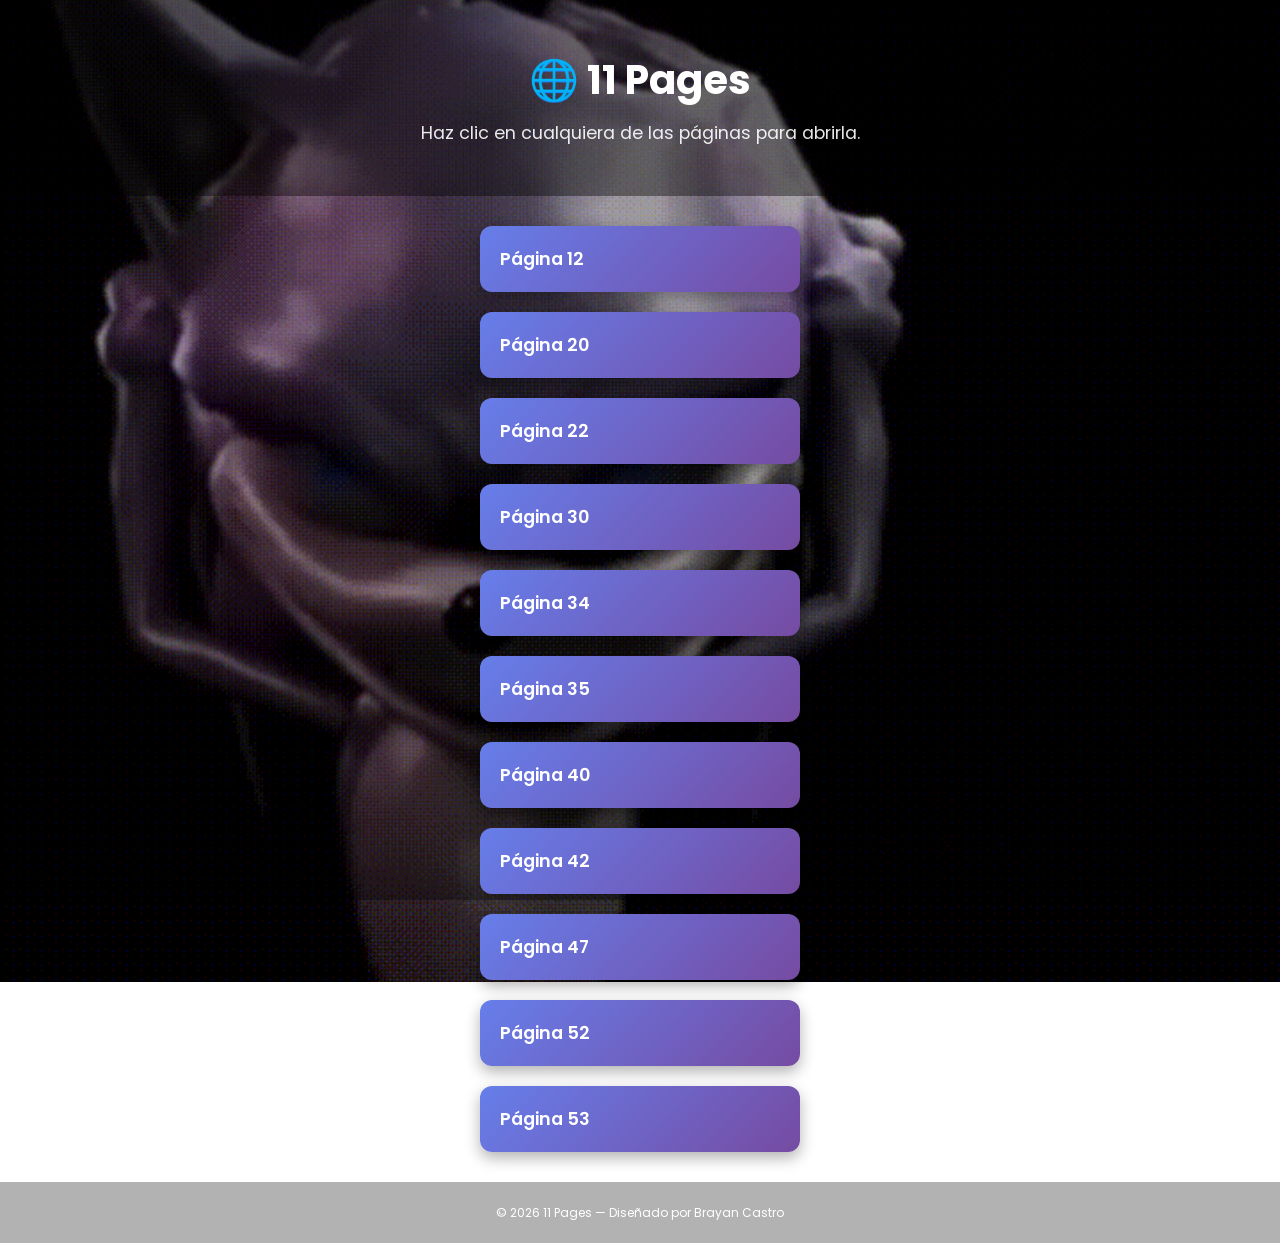
<file: index.html>
<!doctype html>
<html lang="es">
<head>
  <meta charset="utf-8" />
  <meta name="viewport" content="width=device-width,initial-scale=1" />
  <title>11 Pages</title>

  <link href="https://fonts.googleapis.com/css2?family=Poppins:wght@400;600;700&display=swap" rel="stylesheet">
  <link rel="stylesheet" href="index.css" />
</head>
<body>
  <header class="hero">
    <h1>🌐 11 Pages</h1>
    <p>Haz clic en cualquiera de las páginas para abrirla.</p>
  </header>

  <main class="container">
    <nav class="flex-column">
      <a href="html/pages12.html" target="_blank">Página 12</a>
      <a href="html/pages20.html" target="_blank">Página 20</a>
      <a href="html/pages22.html" target="_blank">Página 22</a>
      <a href="html/pages30.html" target="_blank">Página 30</a>
      <a href="html/pages34.html" target="_blank">Página 34</a>
      <a href="html/pages35.html" target="_blank">Página 35</a>
      <a href="html/pages40.html" target="_blank">Página 40</a>
      <a href="html/pages42.html" target="_blank">Página 42</a>
      <a href="html/pages47.html" target="_blank">Página 47</a>
      <a href="html/pages52.html" target="_blank">Página 52</a>
      <a href="html/pages53.html" target="_blank">Página 53</a>
    </nav>
  </main>

  <footer>
    <small>© <span id="year"></span> 11 Pages — Diseñado por Brayan Castro</small>
  </footer>

  <script>
    document.getElementById('year').textContent = new Date().getFullYear();
  </script>
</body>
</html>
</file>
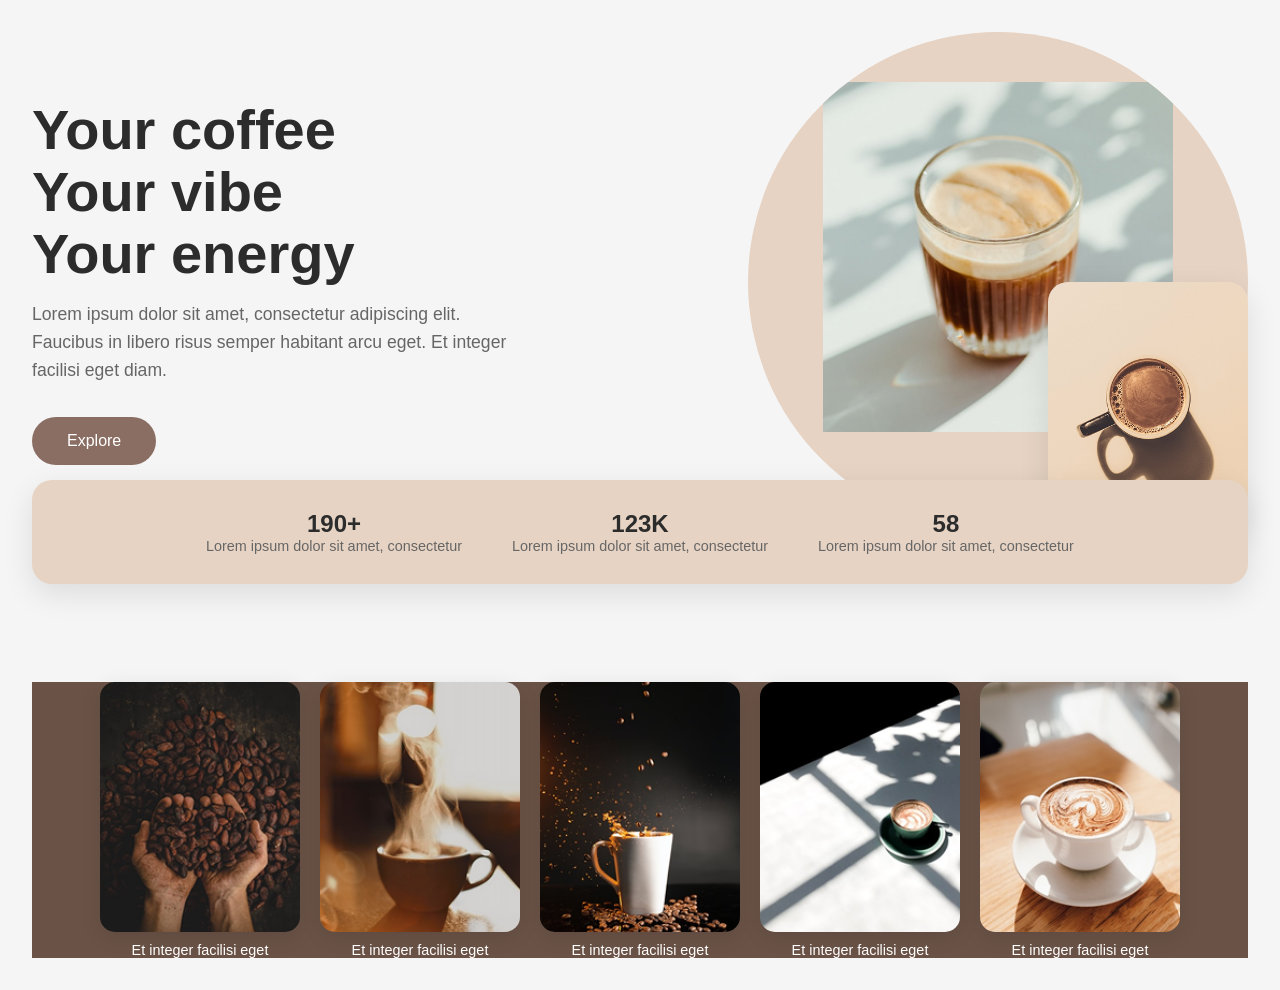
<file: html/pages20.html>
<!DOCTYPE html>
<html lang="es">
<head>
    <meta charset="UTF-8">
    <meta name="viewport" content="width=device-width, initial-scale=1.0">
    <title>pagina20</title>
    <link rel="stylesheet" href="../style/style20.css">
</head>
<body>

    <main class="container">
        
        <div class="hero-section">
            <div class="text-block">
                <h1>Your coffee<br>Your vibe<br>Your energy</h1>
                <p>Lorem ipsum dolor sit amet, consectetur adipiscing elit. Faucibus in libero risus semper habitant arcu eget. Et integer facilisi eget diam.</p>
                <button>Explore</button>
            </div>
            <div class="image-block">
                <div class="main-image">
                    <img src="../image/pages_20/img1.png" alt="img">
                </div>
                <div class="secondary-image">
                    <img src="../image/pages_20/img2.png" alt="img">
                </div>
            </div>
        </div>

        <div class="stats-bar">
            <div class="stat-item">
                <i class="fas fa-coffee"></i>
                <h2>190+</h2>
                <p>Lorem ipsum dolor sit amet, consectetur</p>
            </div>
            <div class="stat-item">
                <i class="fas fa-coffee"></i>
                <h2>123K</h2>
                <p>Lorem ipsum dolor sit amet, consectetur</p>
            </div>
            <div class="stat-item">
                <i class="fas fa-coffee"></i>
                <h2>58</h2>
                <p>Lorem ipsum dolor sit amet, consectetur</p>
            </div>
        </div>

        <div class="gallery">
            <div class="gallery-item">
                <img src="../image/pages_20/img3.png" alt="Manos sosteniendo granos de café">
                <p>Et integer facilisi eget</p>
            </div>
            <div class="gallery-item">
                <img src="../image/pages_20/img4.png" alt="Vapor saliendo de una taza de café">
                <p>Et integer facilisi eget</p>
            </div>
            <div class="gallery-item">
                <img src="../image/pages_20/img5.png" alt="Café en polvo cayendo sobre una taza">
                <p>Et integer facilisi eget</p>
            </div>
            <div class="gallery-item">
                <img src="../image/pages_20/img6.png" alt="Sombra en una taza de café">
                <p>Et integer facilisi eget</p>
            </div>
            <div class="gallery-item">
                <img src="../image/pages_20/img7.png" alt="Latte art en una taza">
                <p>Et integer facilisi eget</p>
            </div>
        </div>
    </main>

</body>
</html>
</file>
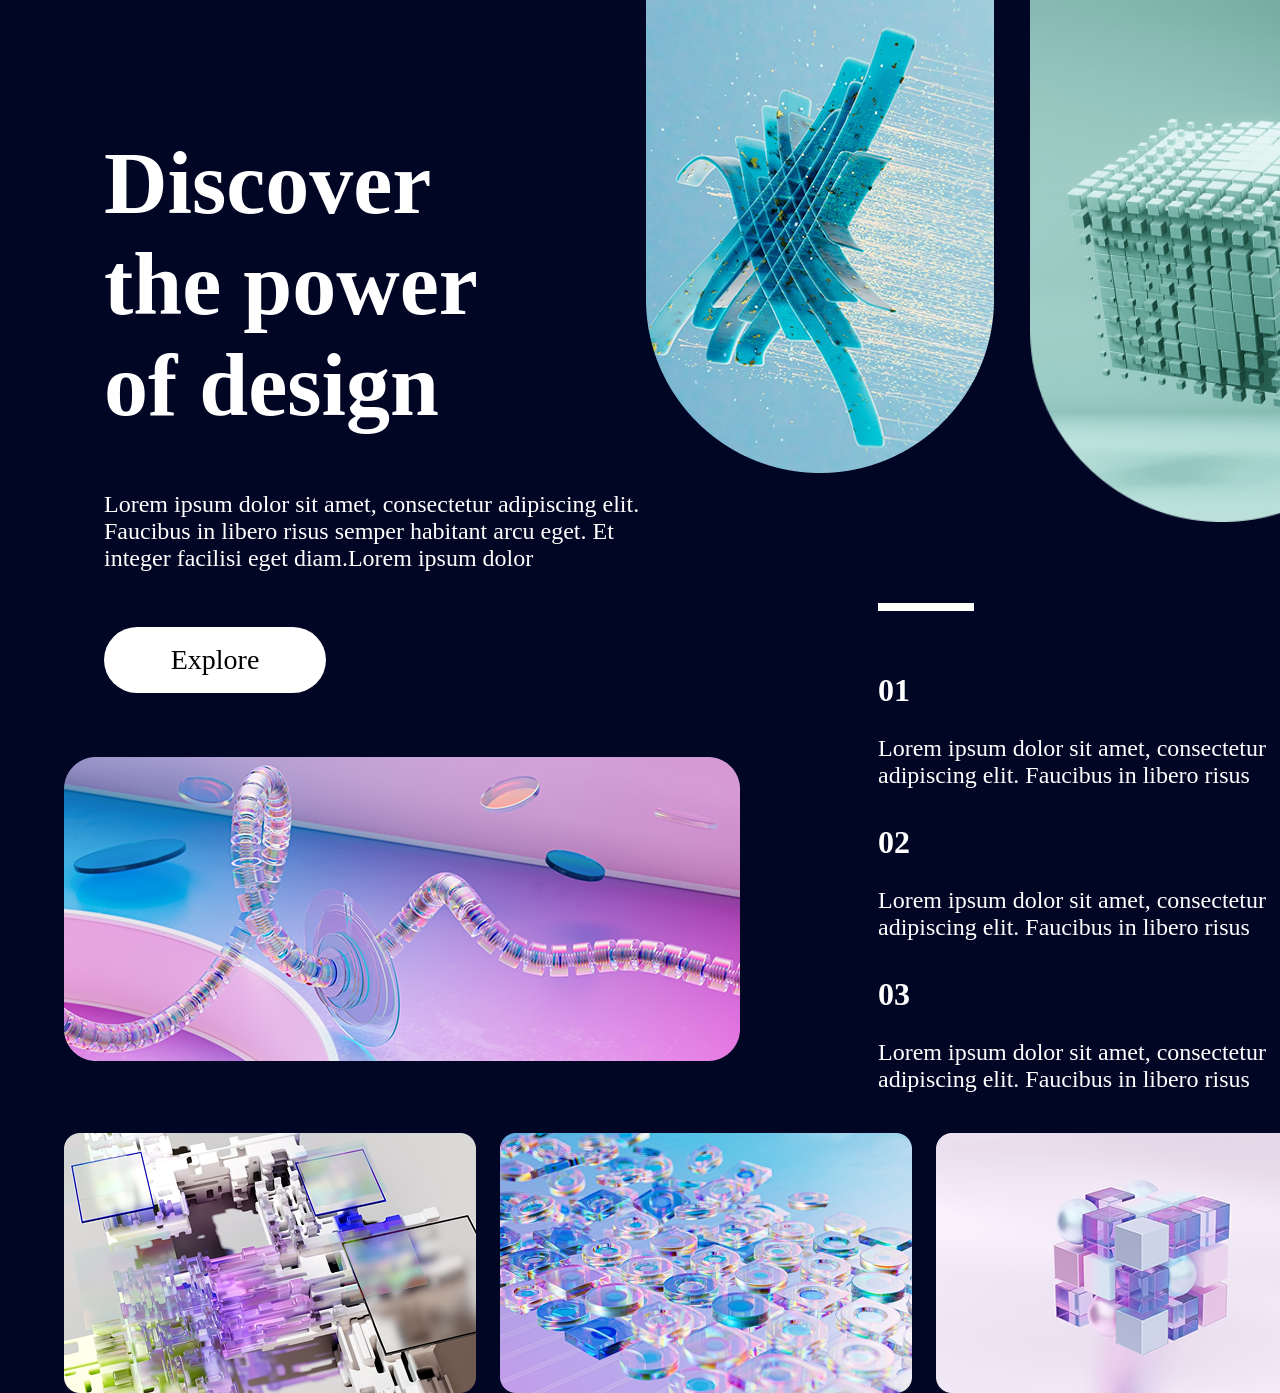
<file: html/pages22.html>
<!DOCTYPE html>
<html lang="en">
<head>
    <meta charset="UTF-8">
    <meta name="viewport" content="width=device-width, initial-scale=1.0">
    <title>pagina 22</title>
    <link rel="stylesheet" href="../style/style22.css">
</head>
<body>
    <section class="text-primary">
        <div class="title-primary">
            <h1>Discover <br>
            the power<br>
            of design</h1>
        </div>
        <div class="parrafo">
            <p>Lorem ipsum dolor sit amet, consectetur adipiscing elit. Faucibus in libero risus semper habitant arcu eget. Et integer facilisi eget diam.Lorem ipsum dolor</p>
        </div>
        
        <div class="bottom">
            <a href="#">Explore</a>
        </div>
    </section>
    <section class="text-second">
        <img class="rectangulo" src="../image/pages_22/Rectangle 33.png" alt="ractangulo">
        <div class="frame1">
            <h2 class="title">01</h2>
            <p class="text">Lorem ipsum dolor sit amet, consectetur adipiscing elit. Faucibus in libero risus</p>
        </div>
        <div class="frame2">
            <h2 class="title">02</h2>
            <p class="text">Lorem ipsum dolor sit amet, consectetur adipiscing elit. Faucibus in libero risus</p>
        </div>
        <div class="frame3">
            <h2 class="title">03</h2>
            <p class="text">Lorem ipsum dolor sit amet, consectetur adipiscing elit. Faucibus in libero risus</p>
        </div>
    </section>
    <section class="imagenes">
        <div class="imagen-top">
            <img class="top-left" src="../image/pages_22/Rectangle-top-left.png" alt="imagen superior izquierda">
            <img class="top-rigth" src="../image/pages_22/Rectangle-top-rigth.png" alt="imagen superior iderecha">
        </div>
        <img src="../image/pages_22/image-meida.png" alt="imagen meida" class="imagen-media">
        <div class="images-bottom">
            <img class="images-bottom1" src="../image/pages_22/image-bottom-1.png" alt="images bottom">
            <img class="images-bottom2" src="../image/pages_22/image-bottom-2.png" alt="images bottom">
            <img class="images-bottom3" src="../image/pages_22/image-bottom-3.png" alt="images bottom">
        </div>
    </section>
</body>
</html>
</file>
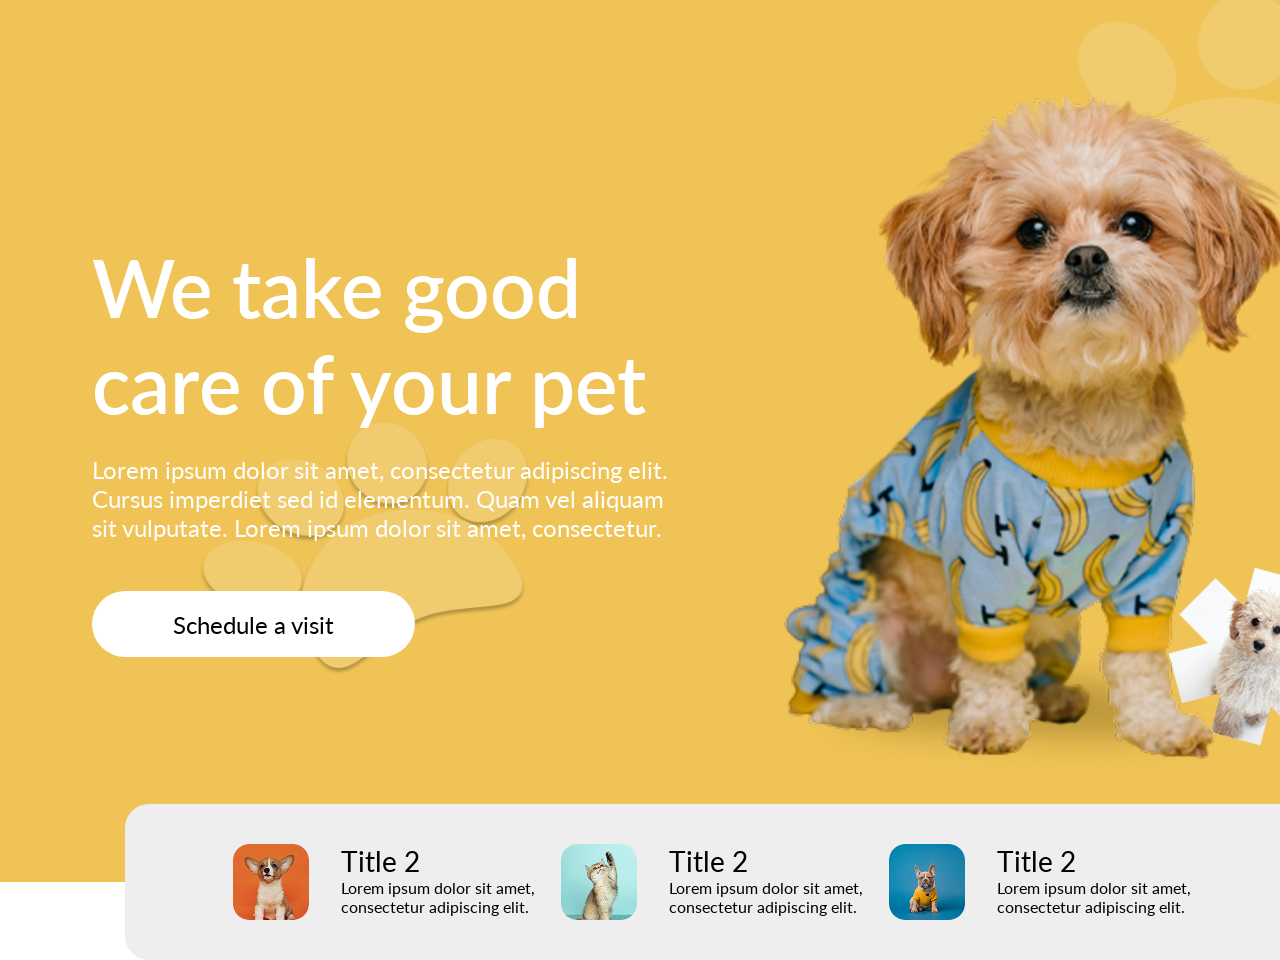
<file: html/pages30.html>
<!DOCTYPE html>
<html lang="en">
<head>
    <meta charset="UTF-8">
    <meta name="viewport" content="width=device-width, initial-scale=1.0">
    <title>pagina 30</title>
    <link rel="stylesheet" href="../style/style30.css">
</head>
<body>
    <main class="pag30">
        <article class="text-primary">
            <div class="title-primary">
                <h1>We take good care of your pet</h1>
            </div>
            <div class="parrafo">
                <p>Lorem ipsum dolor sit amet, consectetur adipiscing elit. Cursus imperdiet sed id elementum. Quam vel aliquam sit vulputate. Lorem ipsum dolor sit amet, consectetur.</p>
            </div>
                
            <div class="bottom">
                <a href="#">Schedule a visit</a>
            </div>
        </article>
        <article class="pictures">
            <img class="img-pet" src="../image/pages_30/img-pet.png" alt="imagen de perro">
            <img class="fond-pet" src="../image/pages_30/fondo-pet.png" alt="imagen del fondo del perro">
            <img class="paw-bot" src="../image/pages_30/paw-pet-bottom.png" alt="imagen de pata de perro">
            <img class="paw-top" src="../image/pages_30/paw-pet-top.png" alt="imagen de pata de perro">
            <img class="ask-img" src="../image/pages_30/Asterisk-image.png" alt="imagen de parro en estrella">
        </article>
        <section class="card-bottom">
            <div class="box">
                <img class="img-card" src="../image/pages_30/card-img-1.png" alt="perro">
                <div class="box-text">
                    <p class="title-card">Title 2</p>
                    <p class="text">Lorem ipsum dolor sit amet, consectetur adipiscing elit.<p>
                </div>
            </div>
            <div class="box">
                <img class="img-card" src="../image/pages_30/card-img-2.png" alt="gato">
                <div class="box-text">
                    <p class="title-card">Title 2</p>
                    <p class="text">Lorem ipsum dolor sit amet, consectetur adipiscing elit.<p>
                </div>
            </div>
            <div class="box">
                <img class="img-card" src="../image/pages_30/card-img-3.png" alt="perro">
                <div class="box-text">
                    <p class="title-card">Title 2</p>
                    <p class="text">Lorem ipsum dolor sit amet, consectetur adipiscing elit.<p>
                </div>
            </div>
        </section>
    </main>
</body>
</html>
</file>
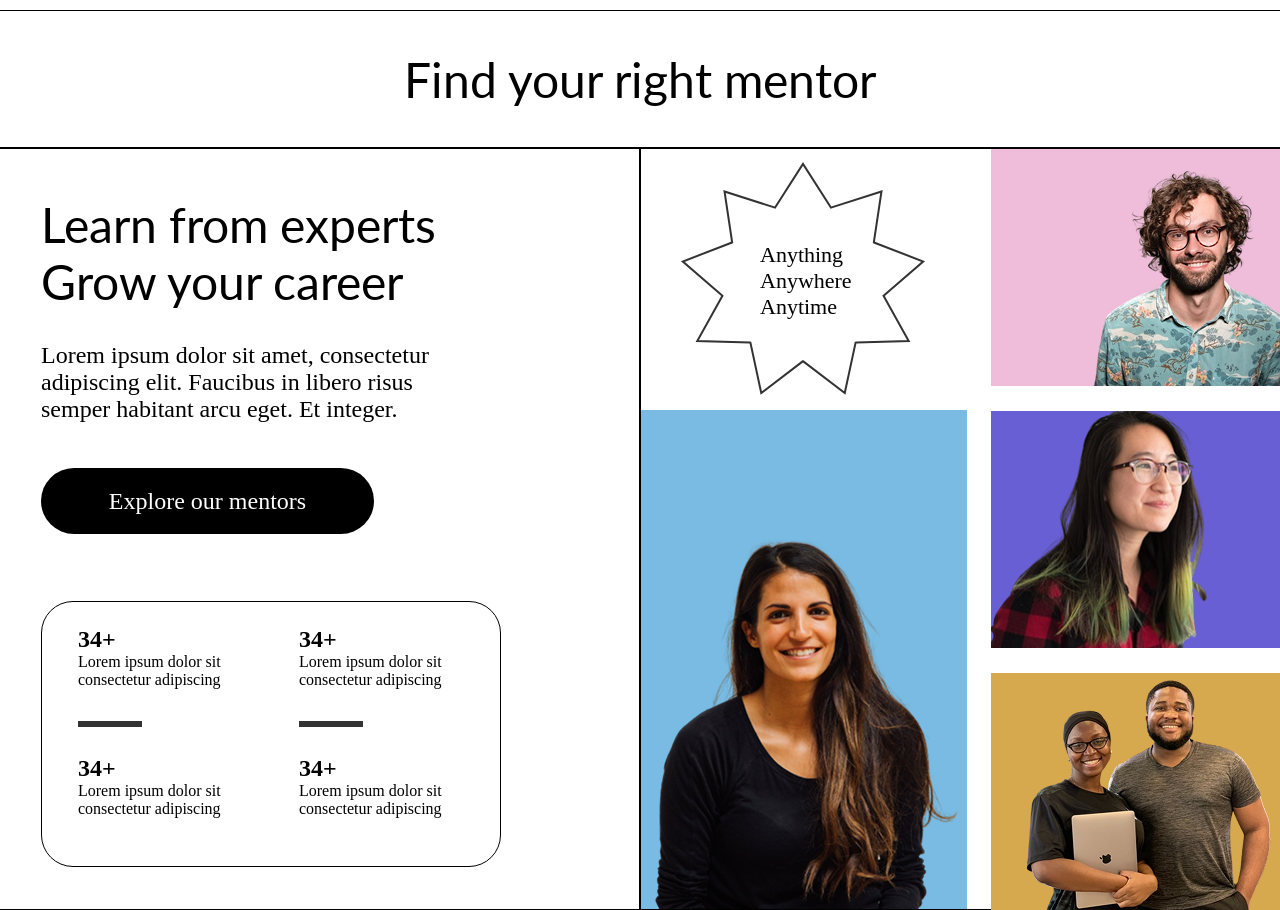
<file: html/pages34.html>
<!DOCTYPE html>
<html lang="en">
<head>
    <meta charset="UTF-8">
    <meta name="viewport" content="width=device-width, initial-scale=1.0">
    <title>pagina 34</title>
    <link rel="stylesheet" href="../style/style34.css">
    <link href="https://fonts.googleapis.com/css2?family=Lato:ital,wght@0,100;0,300;0,400;0,700;0,900;1,100;1,300;1,400;1,700;1,900&family=Montserrat:ital,wght@0,100..900;1,100..900&family=Playfair+Display:ital,wght@0,400..900;1,400..900&family=Poppins:ital,wght@0,100;0,200;0,300;0,400;0,500;0,600;0,700;0,800;0,900;1,100;1,200;1,300;1,400;1,500;1,600;1,700;1,800;1,900&family=Work+Sans:ital,wght@0,100..900;1,100..900&display=swap" rel="stylesheet">
</head>
<body>
    <header class="header">
        <h1>Find your right mentor</h1>
    </header>
    <main class="main">
        <section class="left">
            <article class="text-primary">
                <div class="title-primary">
                    <h1>Learn from experts<br>
                        Grow your career</h1>
                </div>
                <div class="parrafo">
                    <p>Lorem ipsum dolor sit amet, consectetur <br> adipiscing elit. Faucibus in libero risus <br>  semper habitant arcu eget. Et integer.</p>
                </div>
                    
                <div class="bottom">
                    <a href="#">Explore our mentors</a>
                </div>
            </article>
            <article class="card">
                <div class="content">
                    <div class="content-left">
                        <div class="content-top">
                            <h2>34+</h2>
                            <p>Lorem ipsum dolor sit consectetur adipiscing</p>
                        </div>
                        <div class="line">
                            <img src="../image/pages_34/Rectangle 55.svg" alt="line divisora">
                        </div>
                        <div class="content-top">
                            <h2>34+</h2>
                            <p>Lorem ipsum dolor sit consectetur adipiscing</p>
                        </div>
                    </div>
                    <div class="content-rigth">
                        <div class="content-top">
                            <h2>34+</h2>
                            <p>Lorem ipsum dolor sit consectetur adipiscing</p>
                        </div>
                        <div class="line">
                            <img src="../image/pages_34/Rectangle 55.svg" alt="line divisora">
                        </div>
                        <div class="content-top">
                            <h2>34+</h2>
                            <p>Lorem ipsum dolor sit consectetur adipiscing</p>
                        </div>
                    </div>
                </div>
            </article>
        </section>
        <section class="right">
            <div class="contentleft-left">
                <div class="star">
                    <div class="img-star">
                        <img src="../image/pages_34/Star.svg" alt="estrella">
                        <p class="p-star">Anything Anywhere Anytime</p>
                    </div>
                </div>
                <img src="../image/pages_34/left-bottom.jpg" alt="imagen izquierda" class="imgleft">
            </div>
            <div class="contentleft-rigth">
                <img src="../image/pages_34/rigth-top.jpg" alt="imagen derecha superior" class="imgrigth1">
                <img src="../image/pages_34/rigth-media.jpg" alt="imagen derecha media" class="imgrigth2">
                <img src="../image/pages_34/rigth-bottom.jpg" alt="imagen derecha inferior" class="imgrigth3">
            </div>
        </section>
    </main>
</body>
</html>
</file>
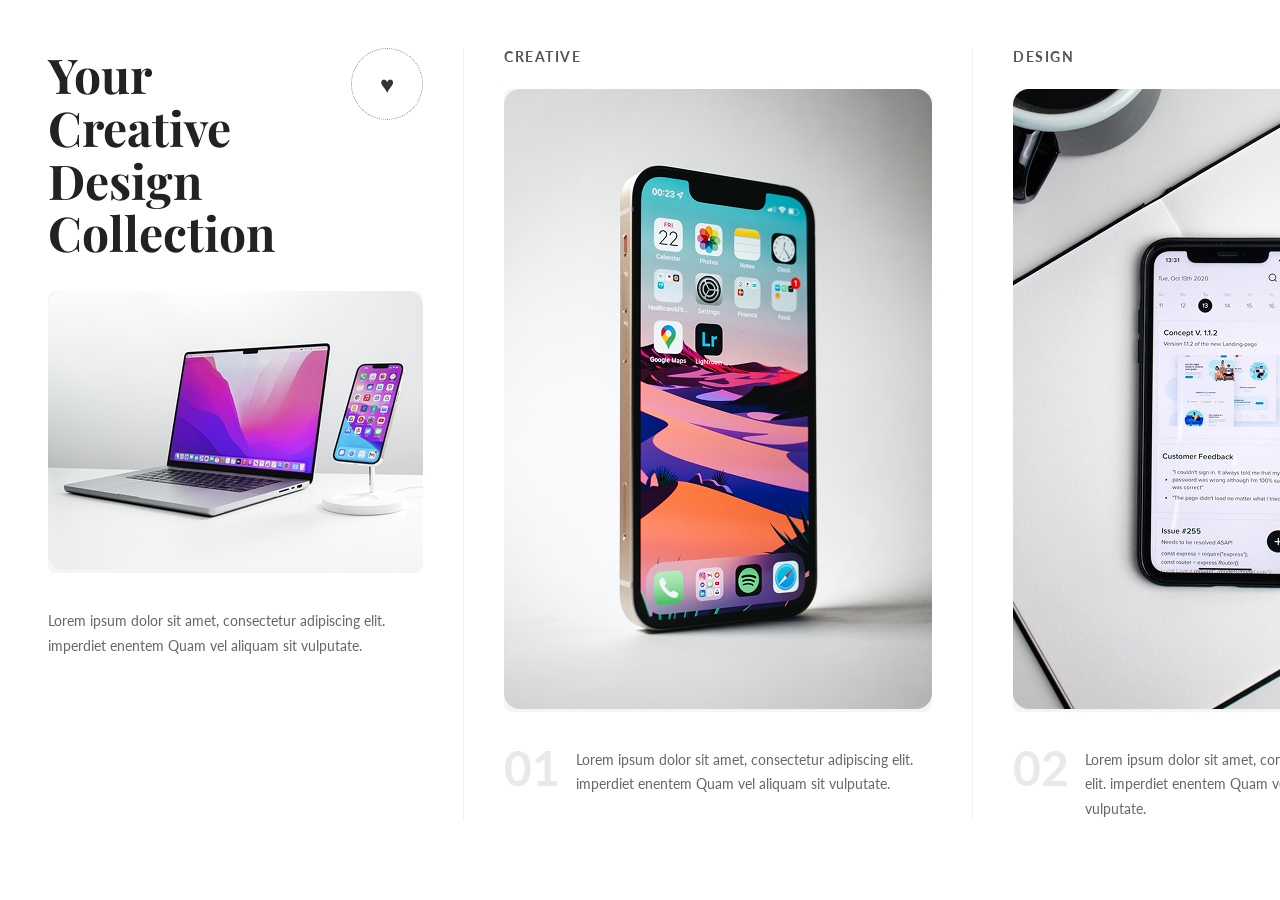
<file: html/pages35.html>
<!DOCTYPE html>
<html lang="es">
<head>
    <meta charset="UTF-8">
    <meta name="viewport" content="width=device-width, initial-scale=1.0">
    <title>Pag_53</title>
    <link rel="stylesheet" href="../style/style35.css">
    <link rel="preconnect" href="https://fonts.googleapis.com">
    <link rel="preconnect" href="https://fonts.gstatic.com" crossorigin>
    <link href="https://fonts.googleapis.com/css2?family=Playfair+Display:wght@700&family=Lato:wght@400;700&display=swap" rel="stylesheet">
</head>
<body>

    <main class="collection-container">

        <section class="intro-column">
            <div class="intro-header">
                <h1>Your<br>Creative<br>Design<br>Collection</h1>
                <div class="stamp">
                    ♥︎
                </div>
            </div>
            
            <div class="image-placeholder small">
                <img src="../image/pages_35/image (4).png" alt="">
                </div>

            <p>Lorem ipsum dolor sit amet, consectetur adipiscing elit. imperdiet enentem Quam vel aliquam sit vulputate.</p>
        </section>

        <section class="content-column">
            <h3>Creative</h3>
            
            <div class="image-placeholder large-1">
                <img class="large-img-1" src="../image/pages_35/Rectangle 90.png" alt="">
                 </div>

            <div class="numbered-text">
                <span class="number">01</span>
                <p>Lorem ipsum dolor sit amet, consectetur adipiscing elit. imperdiet enentem Quam vel aliquam sit vulputate.</p>
            </div>
        </section>

        <section class="content-column">
             <h3>Design</h3>

            <div class="image-placeholder large-2">
                <img class="large-img-2" src="../image/pages_35/Rectangle 91.png" alt="" >
                 </div>

            <div class="numbered-text">
                <span class="number">02</span>
                <p>Lorem ipsum dolor sit amet, consectetur adipiscing elit. imperdiet enentem Quam vel aliquam sit vulputate.</p>
            </div>
        </section>

    </main>

</body>
</html>
</file>
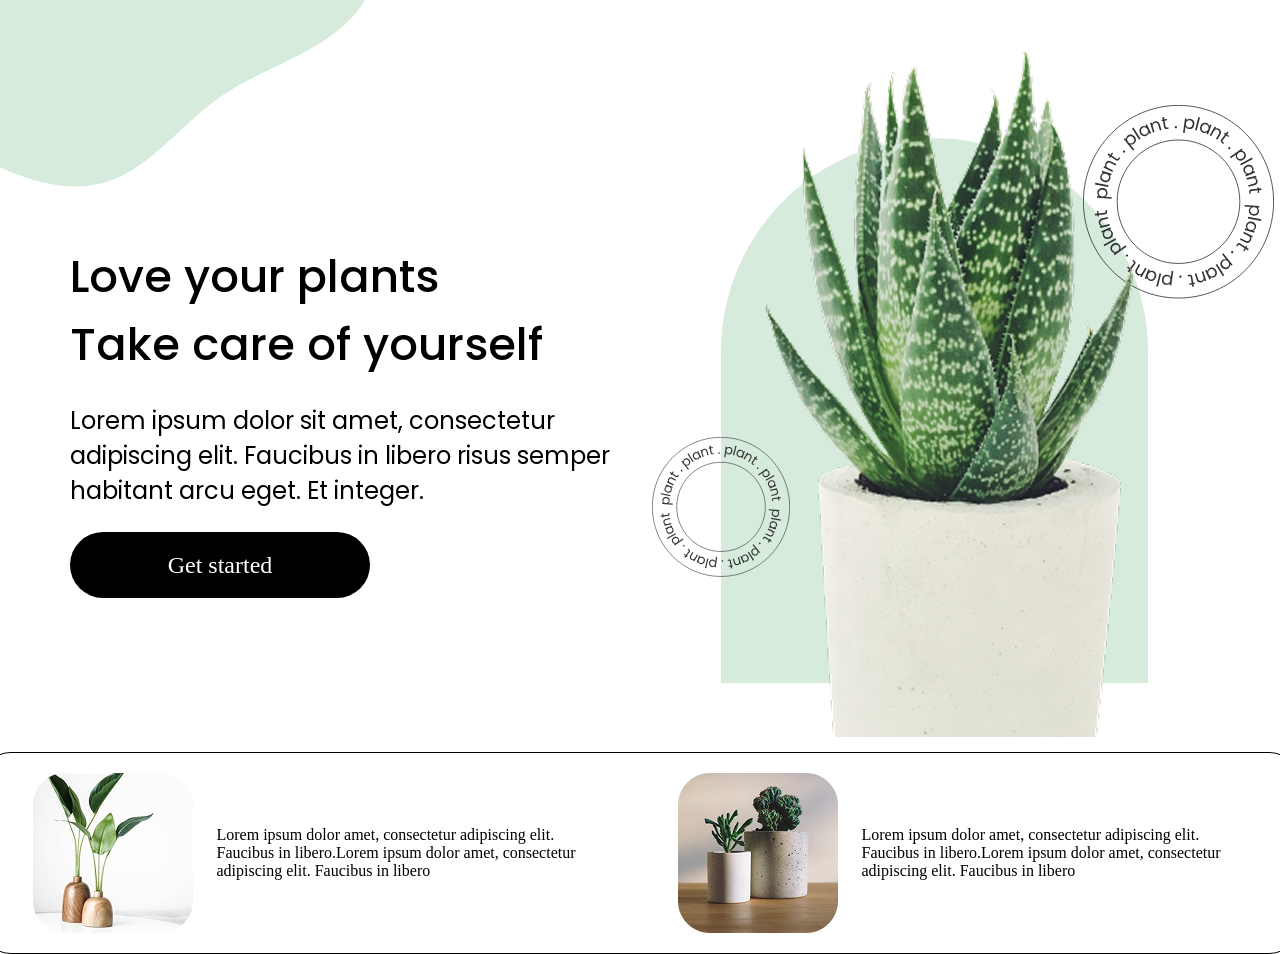
<file: html/pages40.html>
<!DOCTYPE html>
<html lang="en">
<head>
    <meta charset="UTF-8">
    <meta name="viewport" content="width=device-width, initial-scale=1.0">
    <title>pagina 40</title>
    <link rel="stylesheet" href="../style/style40.css">
    <link href="https://fonts.googleapis.com/css2?family=Lato:ital,wght@0,100;0,300;0,400;0,700;0,900;1,100;1,300;1,400;1,700;1,900&family=Montserrat:ital,wght@0,100..900;1,100..900&family=Playfair+Display:ital,wght@0,400..900;1,400..900&family=Poppins:ital,wght@0,100;0,200;0,300;0,400;0,500;0,600;0,700;0,800;0,900;1,100;1,200;1,300;1,400;1,500;1,600;1,700;1,800;1,900&family=Roboto+Mono:ital,wght@0,100..700;1,100..700&family=Work+Sans:ital,wght@0,100..900;1,100..900&display=swap" rel="stylesheet">
</head>
<body>
    <main class="main">
        <section class="hero">
            <div class="content">
                <div class="title">
                    <h1>Love your plants <br>
                    Take care of yourself</h1>
                </div>
                <div class="parrafo">
                    <p>Lorem ipsum dolor sit amet, consectetur adipiscing elit. Faucibus in libero risus semper habitant arcu eget. Et integer.</p>
                </div>
                <div class="bottom">
                <a href="#">Get started</a>
                </div>
            </div>
        </section>
        <section class="image">
            <img src="../image/pages_40/image.png" alt="imagen princiapl" class="img1">
            <img src="../image/pages_40/Shape.svg" alt="fondo de image" class="img2">
            <img src="../image/pages_40/Font cirlce.svg" alt="circle small" class="img3">
            <img src="../image/pages_40/Font circle-big.svg" alt="circle big" class="img4">
        </section>
        <img src="../image/pages_40/Blob.png" alt="blob" class="img5">
        <section class="card">
            <div class="frame">
                <img class="img-frame" src="../image/pages_40/Rectangle1.png" alt="imagen de card">
                <p>Lorem ipsum dolor amet, consectetur adipiscing elit. Faucibus in libero.Lorem ipsum dolor amet, consectetur adipiscing elit. Faucibus in libero</p>
            </div>
            <div class="frame">
                <img class="img-frame" src="../image/pages_40/Rectangle2.png" alt="imagen de card">
                <p>Lorem ipsum dolor amet, consectetur adipiscing elit. Faucibus in libero.Lorem ipsum dolor amet, consectetur adipiscing elit. Faucibus in libero</p>
            </div>
        </section>
    </main>
</body>
</html>
</file>
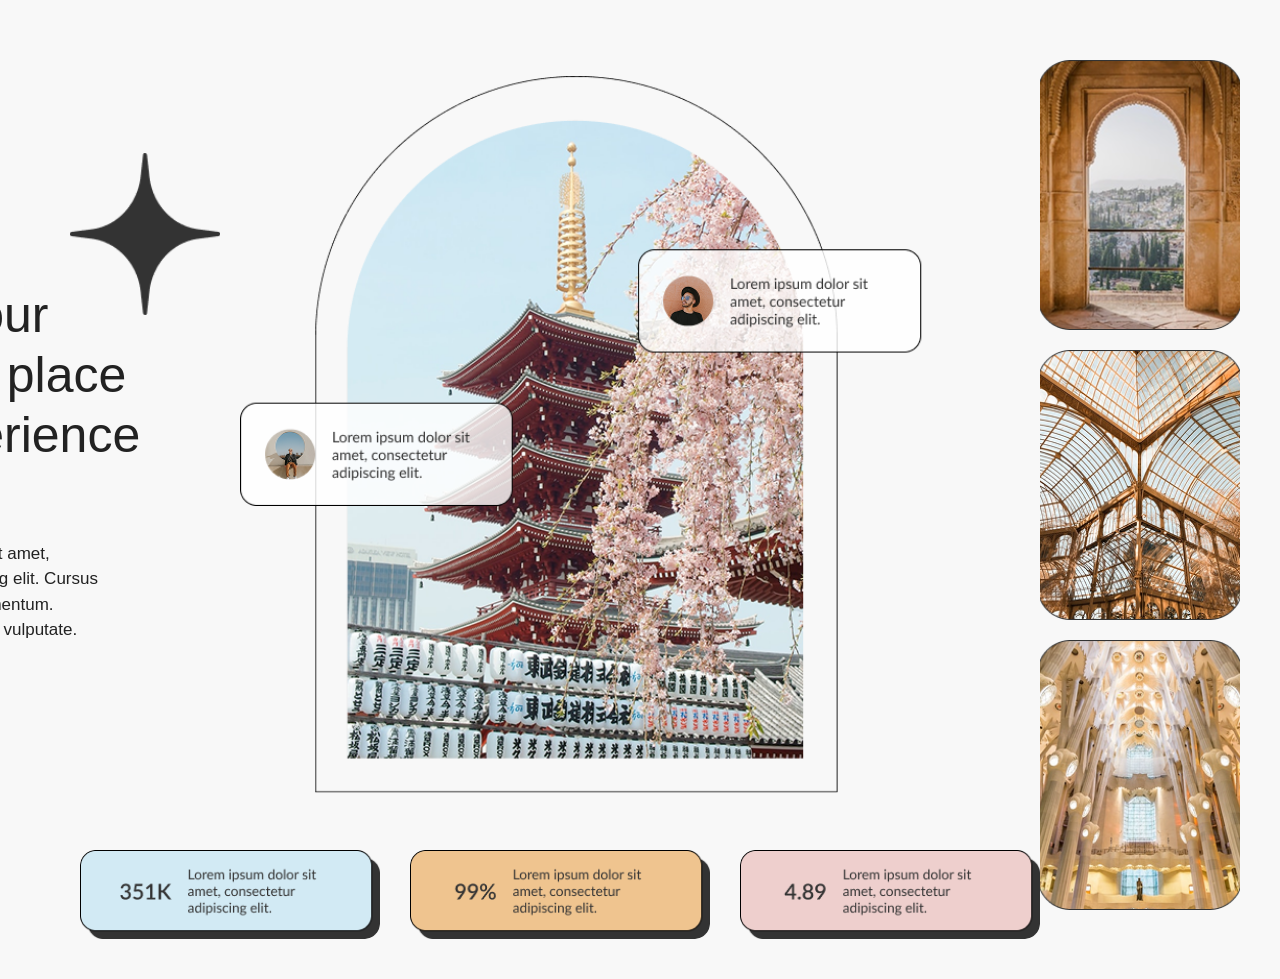
<file: html/pages42.html>
<!DOCTYPE html>
<html lang="es">
<head>
    <meta charset="UTF-8" />
    <meta name="viewport" content="width=device-width, initial-scale=1" />
    <meta name="viewport" content="width=device-width, maximum-scale=1">
    <meta name="viewport" content="width=device-width, user-scalable=no">
    <title>Pagina 42</title>
    <link rel="stylesheet" href="../style/style42.css" />
</head>
<body>
    <div class="main-wrapper">
        <div class="container">
        
        <section class="left-column">
            <img src="../image/pages_42/Soft Star.png" alt="Estrella decorativa" class="star-icon" />
            <div class="travel-label"> ♦Travel · Discover</div>
            <h1>Find your <br> perfect place <br> to experience <br> the city</h1>
            <p>
            Lorem ipsum dolor sit amet, <br> consectetur adipiscing elit. Cursus <br> imperdiet sed id elementum. <br>Quam vel aliquam sit vulputate.
            </p>
            <button>Explore</button>
        </section>

        <section class="center-column">
            <img src="../image/pages_42/Hero image.png" alt="Templo con comentarios" class="main-image" />
        </section>

        <section class="right-column">
            <img class="small-image" src="../image/pages_42/1(1).png" alt="Arco" />
            <img class="small-image" src="../image/pages_42/2(1).png" alt="Vidriera" />
            <img class="small-image" src="../image/pages_42/3(1).png" alt="Interior iglesia" />
        </section>

        </div>

        <section class="stats">
        <img src="../image/pages_42/Frame 14520.png" alt="Cajita 1" class="stat-img" />
        <img src="../image/pages_42/Frame 14535.png" alt="Cajita 2" class="stat-img" />
        <img src="../image/pages_42/Frame 14536.png" alt="Cajita 3" class="stat-img" />
        </section>
    </div>
</body>
</html>
</file>
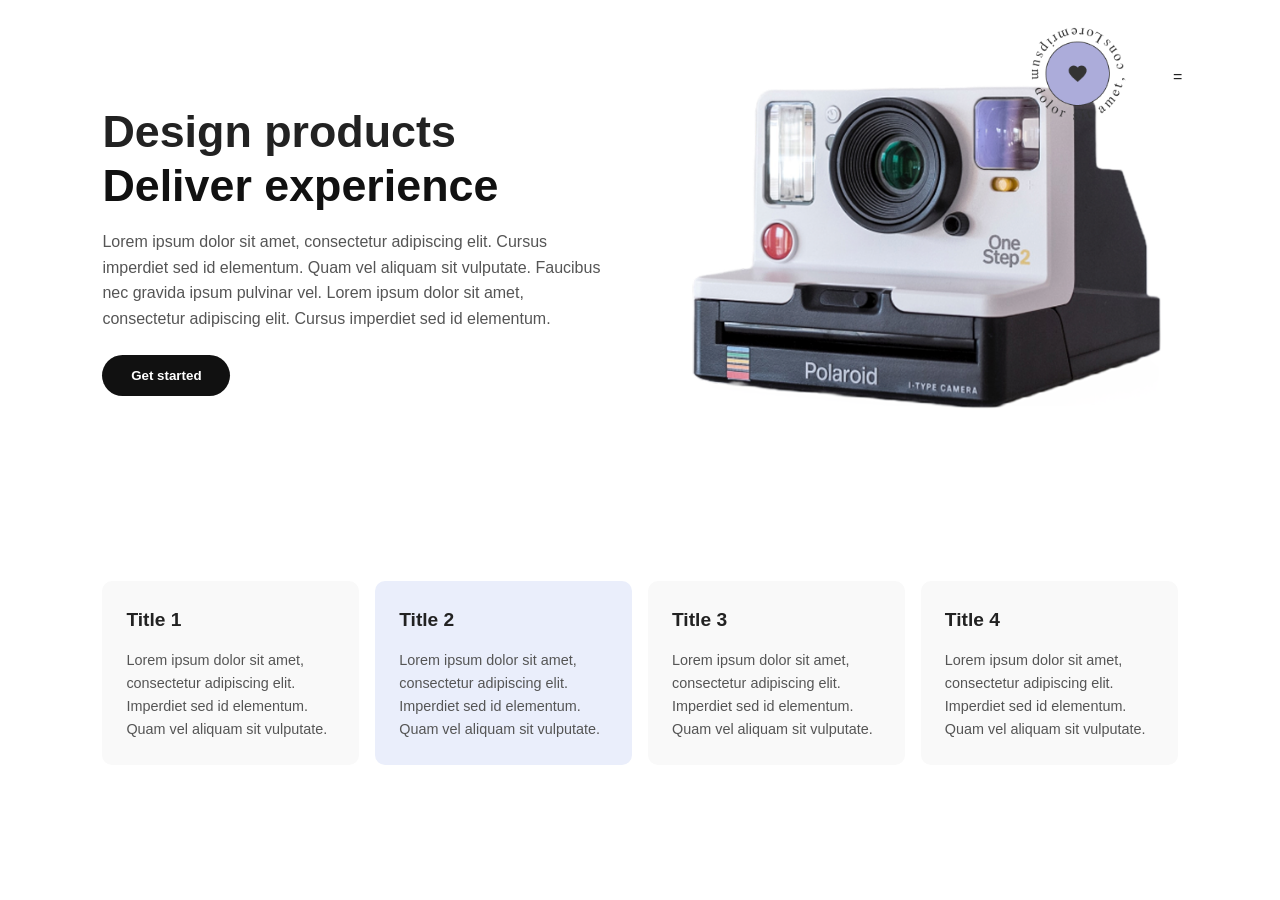
<file: html/pages47.html>
<!DOCTYPE html>
<html lang="en">
<head>
    <meta charset="UTF-8">
    <meta name="viewport" content="width=device-width, initial-scale=1.0">
    <title>Landing Page</title>
    <link rel="stylesheet" href="../style/style47.css">
</head>
    <body>
    <section class="hero">
        <div class="hero-text">
        <h1>Design products <br><span>Deliver experience</span></h1>
        <p>
            Lorem ipsum dolor sit amet, consectetur adipiscing elit. 
            Cursus imperdiet sed id elementum. Quam vel aliquam sit vulputate. 
            Faucibus nec gravida ipsum pulvinar vel. Lorem ipsum dolor sit amet, consectetur adipiscing elit. 
            Cursus imperdiet sed id elementum.
        </p>
        <button class="btn">Get started</button>
        </div>
        <div class="hero-image">
        <img src="../image/pages_47/hero image.png" alt="Polaroid camera">
=        <img src="../image/pages_47/font circle.png" alt="Decorative circle" class="decorative-img">
        </div>
    </section>

    <section class="features">
        <div class="feature">
        <h3>Title 1</h3>
        <p>Lorem ipsum dolor sit amet, consectetur adipiscing elit. Imperdiet sed id elementum. Quam vel aliquam sit vulputate.</p>
        </div>
        <div class="feature">
        <h3>Title 2</h3>
        <p>Lorem ipsum dolor sit amet, consectetur adipiscing elit. Imperdiet sed id elementum. Quam vel aliquam sit vulputate.</p>
        </div>
        <div class="feature">
        <h3>Title 3</h3>
        <p>Lorem ipsum dolor sit amet, consectetur adipiscing elit. Imperdiet sed id elementum. Quam vel aliquam sit vulputate.</p>
        </div>
        <div class="feature">
        <h3>Title 4</h3>
        <p>Lorem ipsum dolor sit amet, consectetur adipiscing elit. Imperdiet sed id elementum. Quam vel aliquam sit vulputate.</p>
        </div>
    </section>
</body>
</html>
</file>
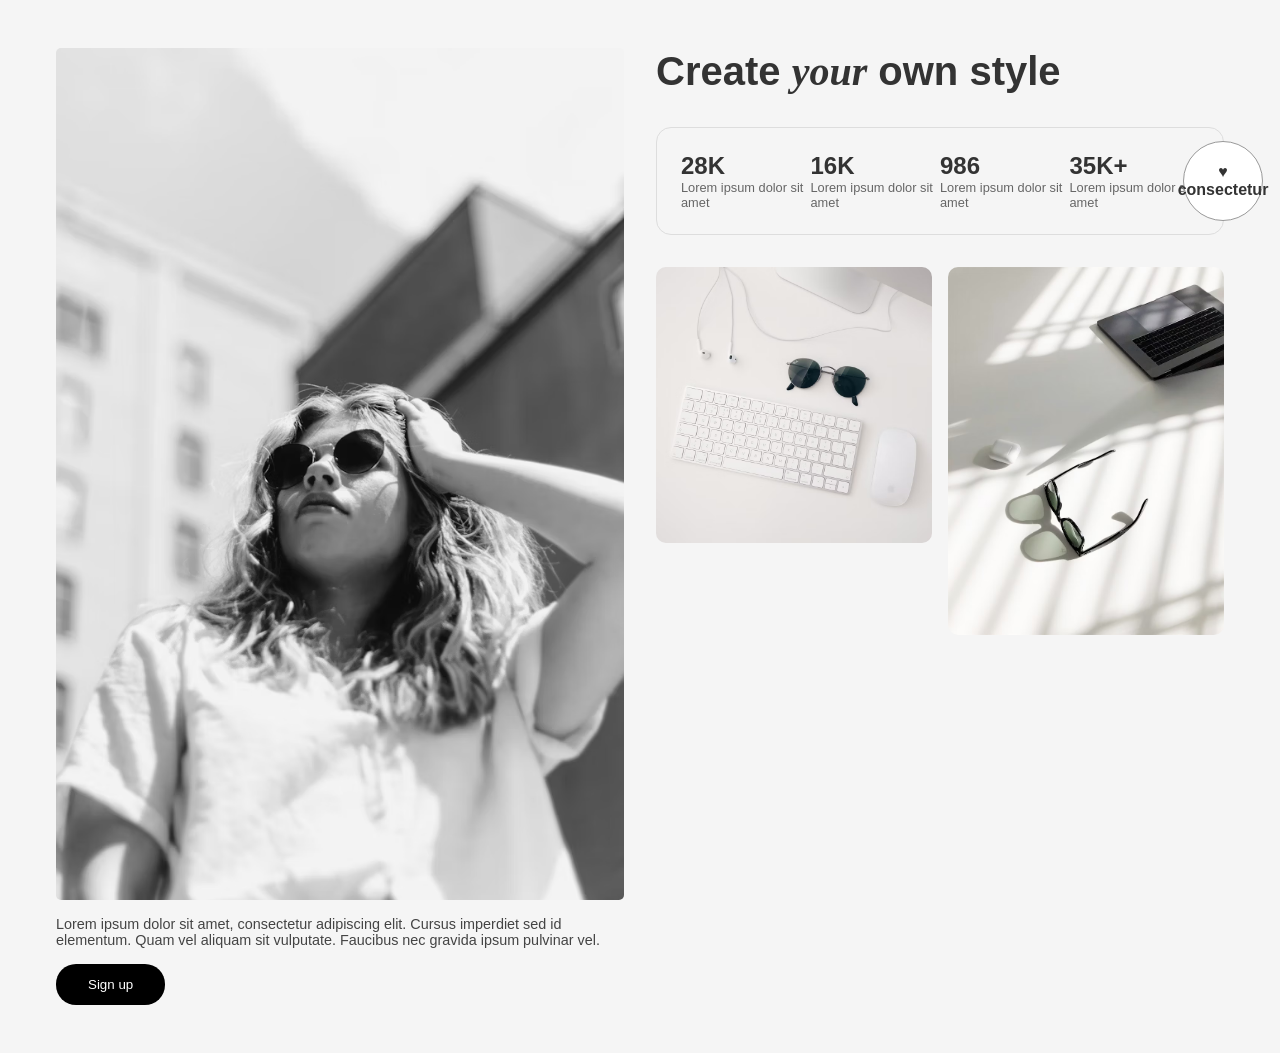
<file: html/pages52.html>
<!DOCTYPE html>
<html lang="es">
<head>
  <meta charset="UTF-8">
  <meta name="viewport" content="width=device-width, initial-scale=1.0">
  <title>Create your own style</title>
  <link rel="stylesheet" href="../style/style52.css">
</head>
<body>
  <section class="container">
    <div class="left">
      <img src="../image/pages_52/modelito.jpg" alt="Modelo" class="main-img">
      <p class="description">
        Lorem ipsum dolor sit amet, consectetur adipiscing elit. Cursus imperdiet sed id elementum. Quam vel aliquam sit vulputate. Faucibus nec gravida ipsum pulvinar vel.
      </p>
      <button class="btn">Sign up</button>
    </div>
    <div class="right">
      <h1>Create <span>your</span> own style</h1>
      
      <div class="stats">
        <div class="stat">
          <h3>28K</h3>
          <p>Lorem ipsum dolor sit amet</p>
        </div>
        <div class="stat">
          <h3>16K</h3>
          <p>Lorem ipsum dolor sit amet</p>
        </div>
        <div class="stat">
          <h3>986</h3>
          <p>Lorem ipsum dolor sit amet</p>
        </div>
        <div class="stat">
          <h3>35K+</h3>
          <p>Lorem ipsum dolor sit amet</p>
        </div>
        <div class="circle">♥<br><span>consectetur</span></div>
      </div>

      <div class="gallery">
        <img src="../image/pages_52/teclado.jpg" alt="Teclado y gafas">
        <img src="../image/pages_52/gafas.jpg" alt="Gafas">
      </div>
    </div>
  </section>
</body>
</html>
</file>
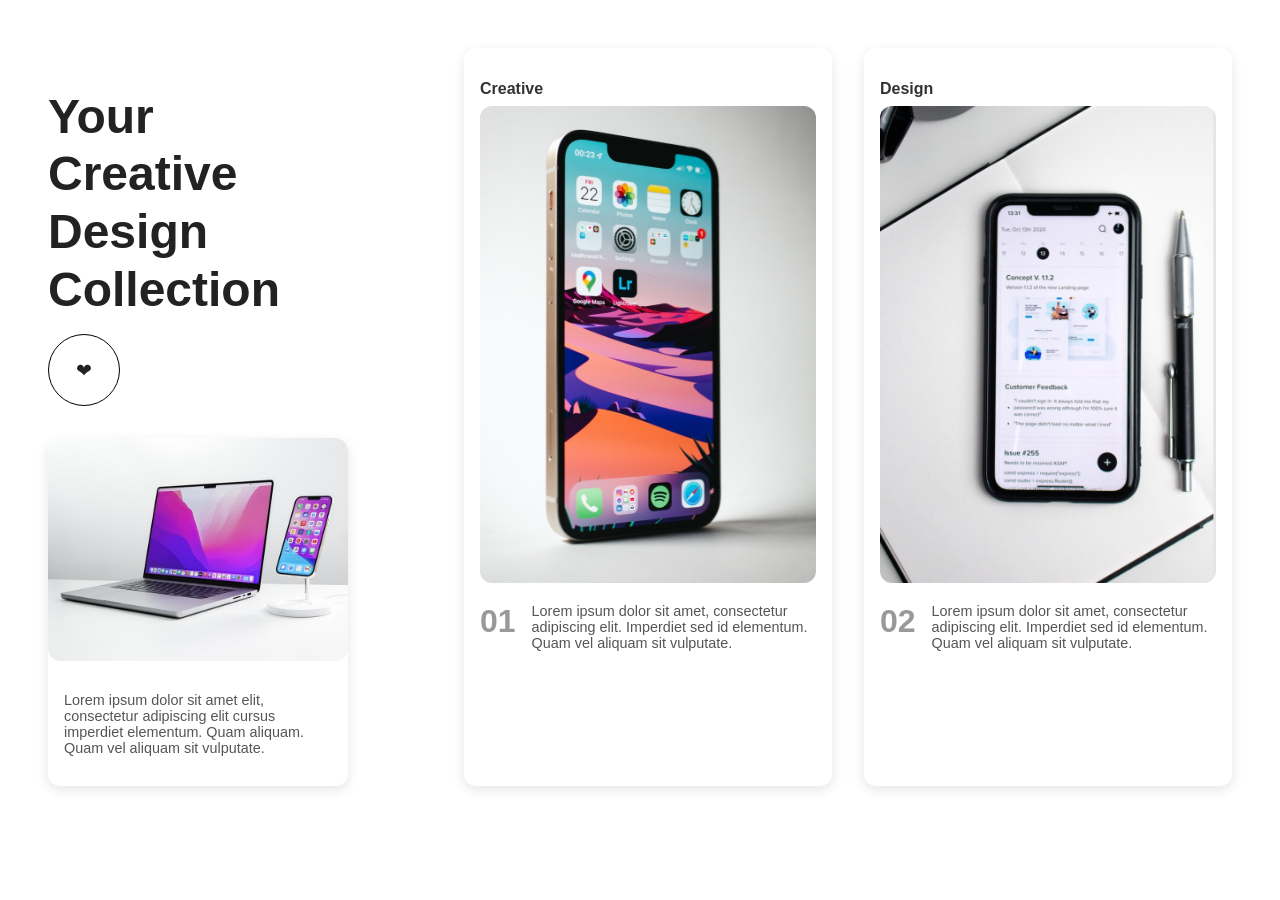
<file: html/pages53.html>
<!DOCTYPE html>
<html lang="en">
<head>
  <meta charset="UTF-8">
  <meta name="viewport" content="width=device-width, initial-scale=1.0">
  <title>Creative Design Collection</title>
  <link rel="stylesheet" href="../style/style53.css">
</head>
<body>
  <section class="collection">

    <div class="left">
      <h1>Your <br> Creative <br> Design <br> Collection</h1>
      <div class="circle">❤</div>
      <div class="small-card">
        <img src="../image/pages_53/image@2x.png" alt="Laptop and phone">
        <p>Lorem ipsum dolor sit amet elit, consectetur adipiscing elit cursus imperdiet elementum. Quam aliquam. Quam vel aliquam sit vulputate.</p>
      </div>
    </div>

    <div class="right">
      <div class="card">
        <h3>Creative</h3>
        <img src="../image/pages_53/3.png" alt="iPhone">
        <div class="card-text">
          <span class="number">01</span>
          <p>Lorem ipsum dolor sit amet, consectetur adipiscing elit. Imperdiet sed id elementum. Quam vel aliquam sit vulputate.</p>
        </div>
      </div>

      <div class="card">
        <h3>Design</h3>
        <img src="../image/pages_53/image.png" alt="Phone on table">
        <div class="card-text">
          <span class="number">02</span>
          <p>Lorem ipsum dolor sit amet, consectetur adipiscing elit. Imperdiet sed id elementum. Quam vel aliquam sit vulputate.</p>
        </div>
      </div>
    </div>
  </section>
</body>
</html>
</file>
<file: index.css>
* {
  box-sizing: border-box;
  margin: 0;
  padding: 0;
}

html, body {
  height: 100%;
}

body {
  font-family: 'Poppins', sans-serif;
  background: url("./assets/images/ff.gif") no-repeat center 80% fixed;
  background-size: 100% auto; 
  background-repeat: no-repeat; 
  color: #fff;
  display: flex;
  flex-direction: column;
}

body::before {
  content: "";
  position: fixed;
  top: 0; left: 0;
  width: 100%; height: 100%;
  background: rgba(0, 0, 0, 0.35);
  z-index: -1;
}

.hero {
  text-align: center;
  padding: 50px 20px;
  background: rgba(0, 0, 0, 0.4);
}

.hero h1 {
  font-size: 2.5rem;
  font-weight: 700;
}

.hero p {
  margin-top: 10px;
  font-size: 1.1rem;
  opacity: 0.9;
}

.container {
  flex: 1;
  display: flex;
  justify-content: center;
  align-items: flex-start;
  padding: 30px;
}

.flex-column {
  display: flex;
  flex-direction: column;
  gap: 20px;
  width: 320px;
}

.flex-column a {
  display: flex;
  align-items: center;
  justify-content: flex-start;
  padding: 20px;
  background: linear-gradient(135deg, #667eea, #764ba2);
  color: white;
  text-decoration: none;
  font-weight: 600;
  border-radius: 12px;
  box-shadow: 0 6px 15px rgba(0,0,0,0.3);
  transition: transform 0.2s ease, background 0.2s ease;
  font-size: 1.1rem;
}

.flex-column a:hover {
  transform: translateX(5px);
  background: linear-gradient(135deg, #5a67d8, #6b46c1);
}

footer {
  text-align: center;
  padding: 20px;
  font-size: 0.9rem;
  background: rgba(0,0,0,0.3);
}
</file>
<file: style/style20.css>
:root {
    --bg-color: #f5f5f5;
    --main-text-color: #2c2c2c;
    --secondary-text-color: #666;
    --button-bg: #8b6e63;
    --stats-bar-bg: #e6d3c3;
}

* {
    margin: 0;
    padding: 0;
    box-sizing: border-box;
}

body {
    background: var(--bg-color);
    font-family: -apple-system, BlinkMacSystemFont, "Segoe UI", Roboto, sans-serif;
    color: var(--main-text-color);
    min-height: 100vh;
    display: flex;
    justify-content: center;
    align-items: center;
    padding: 2rem;
}

.container {
    max-width: 1400px;
    width: 100%;
    display: flex;
    flex-direction: column;
    gap: 3rem;
}

.hero-section {
    display: flex;
    justify-content: space-between;
    align-items: center;
    gap: 4rem;
}

.text-block {
    max-width: 500px;
}

.text-block h1 {
    font-size: 3.5rem;
    font-weight: bold;
    line-height: 1.1;
    margin-bottom: 1rem;
}

.text-block p {
    font-size: 1.1rem;
    line-height: 1.6;
    margin-bottom: 2rem;
    color: var(--secondary-text-color);
}

.text-block button {
    background: var(--button-bg);
    color: white;
    border: none;
    padding: 15px 35px;
    border-radius: 25px;
    font-size: 1rem;
    cursor: pointer;
    transition: all 0.3s ease;
}

.text-block button:hover {
    background: #6a5246;
}

.image-block {
    position: relative;
    width: 500px;
    height: 500px;
}

.main-image {
    position: absolute;
    width: 100%;
    height: 100%;
    top: 0;
    left: 0;
    overflow: hidden;
    border-radius: 50%;
    background: #e6d3c3;
    z-index: 1;
}

.main-image img {
    width: 70%;
    height: auto;
    object-fit: cover;
    position: absolute;
    top: 50px;
    left: 50%;
    transform: translateX(-50%);
}

.secondary-image {
    position: absolute;
    width: 200px;
    height: 250px;
    top: 250px;
    right: 0;
    border-radius: 20px;
    overflow: hidden;
    box-shadow: 0 10px 30px rgba(0, 0, 0, 0.1);
    z-index: 2;
}
.secondary-image img {
    width: 100%;
    height: 100%;
    object-fit: cover;
}

.stats-bar {
    display: flex;
    justify-content: center;
    align-items: center;
    background: var(--stats-bar-bg);
    border-radius: 20px;
    padding: 30px;
    gap: 50px;
    box-shadow: 0 10px 30px rgba(0, 0, 0, 0.1);
    position: relative;
    top: -100px;
    z-index: 3;
}

.stat-item {
    text-align: center;
}

.stat-item i {
    font-size: 2rem;
    color: var(--button-bg);
    margin-bottom: 10px;
}

.stat-item h2 {
    font-size: 1.5rem;
    font-weight: bold;
}

.stat-item p {
    font-size: 0.9rem;
    color: var(--secondary-text-color);
}


.gallery {
    background: #6a5246;
    display: flex;
    justify-content: center;
    gap: 20px;
    margin-top: -50px;
}

.gallery-item {
    display: flex;
    flex-direction: column;
    text-align: center;
    gap: 10px;
}

.gallery-item img {
    width: 200px;
    height: 250px;
    object-fit: cover;
    border-radius: 15px;
    box-shadow: 0 5px 20px rgba(0, 0, 0, 0.1);
}

.gallery-item p {
    font-size: 0.9rem;
    color: white;
}
</file>
<file: style/style22.css>
body {
    background-color: #010625;
    display: flex;
    flex-direction: column; 
    color: #ffffff;
    margin: 0;
}

/* ---------------- CONTENEDORES PRINCIPALES ---------------- */
.text-primary {
    display: flex;
    flex-direction: column;
    justify-content: center;
    align-items: flex-start;
    position: absolute;
    left: 104px;
    top: 133px;
    width: 512px;
    height: auto;
    gap: 40px;
}

h1 {
    margin: 0;
    padding: 0;
    font-size: 88px;
}

.parrafo p {
    width: 542px;
    height: auto;
    font-size: 24px;
    margin: 0;
    position: absolute;
    left: 0px;
    top: 358px;
}

.title-primary {
    width: 405px;
    height: auto;
    font-size: 88px;
    position: absolute;
    left: 0px;
    top: 0px;
}

.bottom a {
    width: 190px;         
    height: 66px;         
    background: #ffffff;    
    border-radius: 36px;   
    padding:0px 16px;       
    border: none;
    color: rgb(0, 0, 0);
    font-size: 28px;
    display: flex;
    align-items: center;
    justify-content: center;
    position: absolute;
    left:0px;
    top: 494px;
    gap: 10px; 
    text-decoration: none;
}

.text-second {
    width: 456px;
    height: auto;
    position: absolute;
    left: 878px;
    top: 597px;
    gap: 40px;
}

.rectangulo {
    width: 96px;
    height: 8px;
}

h2 {
    width: auto;
    height: auto;
    font-size: 32px;
}

.frame1, .frame2 , .frame3 {
    width: 456px;
    height: auto;
    position: absolute;
    font-size: 24px;
}

.frame1 { top: 48px; }
.frame2 { top: 200px; }
.frame3 { top: 352px; }


.imagen-top {
    width: 732px;
    height: auto;
    position: absolute;
    left: 646px;
    top: 0px;
}

.top-left {
    width: 348px;
    height: auto;
}

.top-rigth {
    width: 384px;
    height: auto;
    position: absolute;
    left: 384px;
}

.imagen-media {
    width: 676px;
    height: auto;
    position: absolute;
    left: 64px;
    top: 757px;
}

.images-bottom {
    display: flex;
    flex-direction: row;
    gap: 24px;
    width: 100%;
    max-width: 1284px;
    height: auto;
    position: absolute;
    left: 64px;
    top: 1133px;
}

.images-bottom1,
.images-bottom2,
.images-bottom3 {
    width: 412px;
    height: auto;
}

.images-bottom2 { left: 436px; position: absolute; }
.images-bottom3 { left: 872px; position: absolute; }


@media (max-width: 1024px) {
    .text-primary {
        left: 50px;
        top: 100px;
        width: 80%;
    }
    h1 { font-size: 64px; }
    .parrafo p { font-size: 20px; width: 90%; position: relative; top: auto; left: auto; }
    .bottom a { font-size: 22px; width: 160px; height: 55px; position: relative; top: auto; left: auto; }
    .text-second {
        left: auto;
        top: auto;
        position: relative;
        margin: 30px auto;
        width: 90%;
    }
    .imagen-top {
        width: 100%;
        max-width: 600px;
        position: relative;
        left: auto;
        top: auto;
        margin: 0 auto;
    }
    .imagen-media {
        width: 100%;
        max-width: 600px;
        position: relative;
        left: auto;
        top: auto;
        margin: 20px auto;
    }
    .images-bottom {
        position: relative;
        top: auto;
        left: auto;
        flex-wrap: wrap;
        justify-content: center;
    }
    .images-bottom1,
    .images-bottom2,
    .images-bottom3 {
        position: relative;
        left: auto;
        width: 45%;
        min-width: 280px;
    }
}

@media (max-width: 768px) {
    h1 { font-size: 48px; }
    .title-primary { font-size: 48px; }
    .parrafo p { font-size: 18px; }
    .bottom a { font-size: 18px; width: 140px; height: 50px; }
    .text-primary { align-items: center; text-align: center; left: 0; top: 0; margin: 20px auto; }
    .text-second { text-align: center; }
    .frame1, .frame2, .frame3 { position: relative; top: auto; margin: 15px 0; }
    .images-bottom { flex-direction: column; gap: 16px; }
    .images-bottom1, .images-bottom2, .images-bottom3 { width: 90%; }
}

@media (max-width: 480px) {
    h1 { font-size: 36px; }
    .title-primary { font-size: 36px; }
    .parrafo p { font-size: 16px; }
    .bottom a { font-size: 16px; width: 120px; height: 45px; }
}
</file>
<file: style/style30.css>
/* Importación de la fuente desde Google Fonts */
@import url('https://fonts.googleapis.com/css2?family=Lato:wght@400;600;700&display=swap');

body {
    display: flex;
    flex-direction: column; 
    color: #ffffff;
    margin: 0;
    font-family: 'Lato', serif;
}

.pag30 {
    width: 1440px;
    height: 882px;
    background-color: #EFC356;
}

.text-primary {
    display: flex;
    flex-direction: column;
    position: absolute;
    left:92px;
    top: 239px;
    width: 600px;
    height: 418px;
    gap: 40px;
    z-index: 2;
}

h1 {
    margin: 0;
    padding: 0;
    font-size: 80px;
    font-family: "Lato", serif;
    font-weight: 600;
}

.parrafo p {
    width: 580px;
    height: 96px;
    font-size: 24px;
    margin: 0 ;
}

.title-primary {
    width: 600px;
    height: 176px;
}

.bottom a {
    width: 291px;         
    height: 66px;         
    background: #ffffff;    
    border-radius: 40px;   
    padding:0px 16px;       
    color: #000000;
    font-size: 24px;
    display: flex;
    align-items: center;
    justify-content: center;
    text-decoration: none;
}

.img-pet {
    width: 503px;
    height: 664px;
    position: absolute;
    left: 780px;
    top: 98px;
    z-index: 2;
}

.fond-pet {
    width: 438px;
    height: 133px;
    position: absolute;
    left: 796px;
    top: 640px;
    z-index: 1;
}

.paw-bot {
    width: 334px;
    height: 253px;
    position: absolute;
    left: 198px;
    top: 422px;
    z-index: 1;
}

.paw-top {
    width: 371px;
    height: 279px;
    position: absolute;
    left: 1078px;
    top: 0px;
}

.ask-img {
    width: 179px;
    height: 179px;
    position: absolute;
    left: 1168px;
    top: 567px;
}

.card-bottom {
    display: flex;
    flex-direction: row;
    justify-content: center;
    align-items: center;
    gap: 10px;
    background-color: #EFEEEE;
    color: #000000;
    font-family: 'Lato', serif;
    width: 1190px;
    height: 156px;
    border-radius: 24px;
    position: absolute;
    left: 125px;
    top: 804px;
    z-index: 2;
}

.box {
    display: flex;
    flex-direction: row;
    gap: 32px;
    width: 318px;
    height: 76px;
}

.box-text {
    display: flex;
    flex-direction: column;
    width: 210px;
    height: 76px;
}

.img-card {
    width: 76px;
    height: 76px;
    border-radius: 16px;
}

.title-card {
    font-family: 'Lato', serif;
    font-size: 28px;
    margin: 0;
}

.text {
    font-size: 16px;
    margin: 0;
}
</file>
<file: style/style34.css>
.header {
    display: flex;
    justify-content: center;
    align-items: center;
    width: 1312px;
    height: 136px;
    border: 1px solid #000;
    margin-top: 10px;
}
body {
    display: flex;
    flex-direction: column; 
    justify-content: center;
    align-items: center;
    color: #000000;
    margin: 0;
}
.main {
    display: flex;
    flex-direction: row;
}
.left {
    border: 1px solid #000;
    width: 656px;
    height: 760px;
    position: relative;
}
.right {
    position: relative;
    border: 1px solid #000;
    width: 656px;
    height: 760px;
}
.text-primary {
    display: flex;
    flex-direction: column;
    width: 541px;
    height: 666px;  
    gap: 24px;
    position: absolute;
    left: 58px;
    top: 47px;
}
h1 {
    margin: 0;
    padding: 0;
    font-size: 48px;
    font-family: "lato", serif;
    font-weight: 400;
}
.parrafo p {
    width: 525px;
    height: 102px;
    font-size: 24px;
    margin: 0 ;
}
.title-primary {
    width: 541px;
    height: 122px;
    font-family: 'poppins' serif;
}
.bottom a {
    width: 301px;         
    height: 66px;         
    background: #000000;    
    border-radius: 40px;   
    padding:0px 16px;       
    color: #ffffff;
    font-size: 24px;
    display: flex;
    align-items: center;
    justify-content: center;
    text-decoration: none;
}
.card {
    display: flex;
    justify-content: center;
    align-items: center;
    width: 458px;
    height: 264px;
    position: absolute;
    left: 58px;
    top: 452px;
    border: 1px solid#000;
    border-radius: 32px;
}
.content {
    display: flex;
    flex-direction: row;
    gap: 56px;
    width: 386px;
    height: 216px;
}
.content-left, .content-rigth {
    display: flex;
    flex-direction: column;
    gap: 24px;
    width: 165px;
    height: 216px;
}
.content-top h2,p{
    margin: 0;
}
.contentleft-left {
    position: relative;
}
.star {
    position: absolute;
    left: 39px;
    top: 13px;
}
.img-star {
    position: relative;
}
.p-star {
    position: absolute;
    left: 80px;
    top: 80px;
    width: 113px;
    height: 96px;
    font-size: 22px;
}
.imgleft {
    position: absolute;
    left: 0;
    top: 261px;
    width: 326px;
    height: 499px;
}
.contentleft-rigth {
    display: flex;
    flex-direction: column;
    gap: 25px;
    position: absolute;
    left: 350px;
}
.imgrigth1 {
    width: 306px;
    height: 237px;
}
.imgrigth2 {
    width: 306px;
    height: 237px;
}
.imgrigth3 {
    width: 306px;
    height: 237px;
}

/* =================== RESPONSIVE =================== */
@media (max-width: 768px) {
    .header, 
    .left, 
    .right, 
    .card, 
    .text-primary, 
    .title-primary, 
    .parrafo p, 
    .bottom a,
    .content,
    .content-left,
    .content-rigth,
    .contentleft-rigth,
    .imgrigth1, 
    .imgrigth2, 
    .imgrigth3, 
    .imgleft {
        width: 100% !important;
        max-width: 100% !important;
        height: auto !important;
        position: relative !important;
        left: 0 !important;
        top: 0 !important;
    }

    img {
        max-width: 100%;
        height: auto;
    }

    .main {
        flex-direction: column;
        align-items: center;
    }

    h1 {
        font-size: 28px;
        text-align: center;
    }

    .parrafo p {
        font-size: 18px;
        text-align: center;
    }

    .bottom a {
        font-size: 18px;
    }
}
</file>
<file: style/style35.css>
body {
    font-family: 'Lato', sans-serif;
    background-color: #fff;
    color: #333;
    margin: 0;
    display: flex;
    justify-content: center;
    align-items: flex-start; /* Alinear al tope */
    min-height: 100vh;
    padding: 3rem;
    box-sizing: border-box;
}

.collection-container {
    display: flex;
    gap: 40px; 
    width: 100%;
    max-width: 1200px;
    background-color: #fff;
}

.intro-column, .content-column {
    display: flex;
    flex-direction: column;
}

.intro-column {
    flex: 1; 
}

.intro-header {
    display: flex;
    justify-content: space-between;
    align-items: flex-start;
    margin-bottom: 2rem;
}

.intro-header h1 {
    font-family: 'Playfair Display', serif;
    font-size: 3rem;
    line-height: 1.1;
    margin: 0;
    color: #222;
}

.stamp {
    width: 70px;
    height: 70px;
    border: 1px dotted #888;
    border-radius: 50%;
    display: flex;
    justify-content: center;
    align-items: center;
    font-size: 24px;
    flex-shrink: 0; 
    margin-left: 1rem;
}

.content-column {
    flex: 1.1; 
    border-left: 1px solid #f0f0f0; 
    padding-left: 40px;
}

.content-column h3 {
    font-family: 'Lato', sans-serif;
    font-weight: 700;
    font-size: 0.9rem;
    text-transform: uppercase;
    letter-spacing: 1.5px;
    margin: 0 0 1.5rem 0;
    color: #555;
}

.image-placeholder {
    background-color: #f5f5f5; 
    border-radius: 8px;
    margin-bottom: 2rem;
    width: 100%;
}

.image-placeholder.small {
    aspect-ratio: 4 / 3; 
}

.image-placeholder.large-1 {
    aspect-ratio: 3 / 4; 
}

.image-placeholder.large-2 {
    aspect-ratio: 3 / 4; 
}

.numbered-text {
    display: flex;
    align-items: flex-start;
    gap: 1rem; 
}

.number {
    font-size: 3rem;
    font-weight: 700;
    color: #e9e9e9;
    line-height: 1;
}

p {
    margin: 0;
    padding-top: 0.25rem; 
    font-size: 0.9rem;
    line-height: 1.7;
    color: #666;
}

@media (max-width: 1024px) {
    body {
        padding: 2rem;
    }

    .intro-header h1 {
        font-size: 2.2rem;
    }

    .collection-container {
        gap: 20px;
    }

    .content-column {
        padding-left: 20px;
    }
}

@media (max-width: 768px) {
    body {
        padding: 1.5rem;
    }

    .collection-container {
        flex-direction: column;
        gap: 30px;
    }

    .content-column {
        border-left: none;
        padding-left: 0;
    }

    .intro-header {
        flex-direction: column;
        align-items: flex-start;
        gap: 1rem;
    }

    .intro-header h1 {
        font-size: 2rem;
    }

    .stamp {
        margin-left: 0;
        width: 60px;
        height: 60px;
        font-size: 20px;
    }

    .number {
        font-size: 2.2rem;
    }

    p {
        font-size: 0.85rem;
    }
}

@media (max-width: 480px) {
    body {
        padding: 1rem;
    }

    .intro-header h1 {
        font-size: 1.6rem;
    }

    .stamp {
        width: 50px;
        height: 50px;
        font-size: 18px;
    }

    .number {
        font-size: 2rem;
    }

    p {
        font-size: 0.8rem;
    }
}
</file>
<file: style/style40.css>
.hero {
    width: 100%;
    max-width: 1312px;
    height: auto;
    position: relative;
    margin: 0 auto;
}

.content {
    display: flex;
    flex-direction: column;
    gap: 24px;
    width: 541px;
    max-width: 100%;
    height: auto;
    position: absolute;
    left: 62px;
    top: 235px;
    z-index: 10;
}

.title {
    width: 100%;
    height: auto;
    font-family: poppins, serif;
    font-size: 30px;
}

h1 {
    font-weight: 500;
}

p, h1 {
    margin: 0;
}

.parrafo {
    width: 100%;
    height: auto;
    font-family: poppins, serif;
    font-size: 24px;
}

.bottom a {
    width: 268px;         
    height: 66px;         
    background: #000000;    
    border-radius: 40px;   
    padding: 0px 16px;       
    color: #ffffff;
    font-size: 24px;
    display: flex;
    align-items: center;
    justify-content: center;
    text-decoration: none;
}

.image {
    width: 100%;
    max-width: 427px;
    height: auto;
    position: absolute;
    left: 763px;
    top: 191px;
}

.img1, .img2, .img3, .img4, .img5 {
    max-width: 100%;
    height: auto;
    position: absolute;
}

.img1 { top: -140px; z-index: 10; }
.img2 { left: -42px; top: -53px; }
.img3 { left: -111px; top: 246px; z-index: 5; }
.img4 { left: 320px; top: -86px; z-index: 5; }
.img5 { left: -49px; top: -197px; }

.card {
    display: flex;
    flex-direction: row;
    justify-content: center;
    align-items: center;
    gap: 75px;
    width: 100%;
    max-width: 1311px;
    height: auto;
    position: absolute;
    left: 50%;
    transform: translateX(-50%);
    top: 752px;
    border: 1px solid #000000;
    border-radius: 32px;
    z-index: 20;
    background-color: #ffffff;
    padding: 20px;
}

.frame {
    display: flex;
    flex-direction: row;
    justify-content: center;
    align-items: center;
    gap: 24px;
    width: 100%;
    max-width: 570px;
    height: auto;
}

.img-frame {
    width: 160px;
    height: 160px;
}

/* 📱 Responsividad */
@media (max-width: 1024px) {
    .content {
        left: 30px;
        top: 180px;
        width: 90%;
    }
    .title { font-size: 26px; }
    .parrafo { font-size: 20px; }
    .image { position: relative; left: auto; top: auto; margin: 0 auto; }
    .card {
        flex-direction: column;
        gap: 20px;
        top: auto;
        position: relative;
        margin-top: 20px;
    }
}

@media (max-width: 768px) {
    .hero { text-align: center; }
    .content { position: relative; left: 0; top: 0; margin: 20px auto; align-items: center; }
    .bottom a { font-size: 18px; width: 200px; height: 50px; }
    .frame { flex-direction: column; }
    .img-frame { width: 120px; height: 120px; }
}

@media (max-width: 480px) {
    .title { font-size: 22px; }
    .parrafo { font-size: 18px; }
    .bottom a { font-size: 16px; width: 180px; height: 45px; }
}
</file>
<file: style/style42.css>
* {
    margin: 0;
    padding: 0;
    box-sizing: border-box;
}

body {
    font-family: 'Inter', sans-serif;
    background-color: #f8f8f8;
    color: #222;
}

.container {
    max-width: 1200px;
    margin: 40px auto;
    display: flex;
    justify-content: center;
    align-items: center;
    gap: 50px;
    margin-top: -40px;
}

.left-column {
    flex: 1;
    max-width: 400px;
    margin-left: -200px;
}

.left-column .star-icon {
    width: 150px;
    margin-left: 230px;
    margin-bottom: 10px;
}

.left-column .travel-label {
    font-size: 14px;
    color: #555;
    margin-bottom: 10px;
    margin-top: -70px;
}

.left-column h1 {
    font-size: 50px;
    font-weight: normal;
    margin-bottom: -10px;
    line-height: 1.2;
}

.left-column p {
    font-size: 17px;
    line-height: 1.5;
    margin-bottom: 20px;
    white-space: pre-line;
}

.left-column button {
    background-color: #222;
    color: white;
    border: none;
    padding: 18px 50px;
    border-radius: 30px;
    font-size: 16px;
}

/* Columna central */
.center-column {
    flex: 1;
    display: flex;
    justify-content: center;
    align-items: center;
}

.main-image {
    width: 700px;
    max-width: 1000px;
    height: auto;
    object-fit: contain;
    margin-left: -100px;
}

.right-column {
    display: flex;
    flex-direction: column;
    gap: 20px;
    flex: 0 0 auto;
    margin-top: 100px;
}

.small-image {
    width: 200px;
    height: 270px;
    border-radius: 20px;
    object-fit: cover;
}

.stats {
    max-width: 1200px;
    margin: 40px auto;
    display: flex;
    justify-content: center;
    gap: 30px;
    margin-left: -40px;
    margin-top: -100px;
}

.stat-img {
    width: 300px;
    border-radius: 15px;
    object-fit: cover;
}


@media (max-width: 1068px) {
    .container {
        flex-direction: column;
        align-items: center;
        margin-top: 20px;
        padding: 0 20px;
        gap: 30px;
    }

    .left-column {
        max-width: 100%;
        margin-left: 0;
        text-align: center;
    }

    .left-column .star-icon {
        margin-left: auto;
        margin-right: auto;
    }

    .left-column .travel-label {
        margin-top: 0;
    }

    .center-column {
        margin-left: 0;
    }

    .main-image {
        width: 100%;
        max-width: 100%;
        margin-left: 0;
    }

    .right-column {
        flex-direction: row;
        justify-content: center;
        flex-wrap: wrap;
        margin-top: 30px;
        gap: 20px;
    }

    .small-image {
        width: 45%;
        height: auto;
    }

    .stats {
        flex-wrap: wrap;
        justify-content: center;
        margin: 40px auto;
        margin-left: 0;
        margin-top: 0;
        gap: 20px;
    }

    .stat-img {
        width: 45%;
        height: auto;
    }
}

@media (max-width: 600px) {
    .left-column h1 {
        font-size: 28px;
    }

    .left-column p {
        font-size: 15px;
    }

    .left-column button {
        padding: 12px 30px;
        font-size: 14px;
    }

    .small-image {
        width: 100%;
        height: auto;
    }

    .right-column {
        flex-direction: column;
        align-items: center;
    }

    .stats {
        flex-direction: column;
        align-items: center;
    }

    .stat-img {
        width: 100%;
        max-width: 300px;
    }
}
</file>
<file: style/style47.css>
body {
    font-family: Arial, Helvetica, sans-serif;
    color: #222;
    background-color: #fff;
    line-height: 1.6;
}

* {
    margin: 0;
    padding: 0;
    box-sizing: border-box;
}

.hero {
    display: flex;
    justify-content: space-between;
    align-items: center;
    padding: 4rem 8%;
    gap: 2rem;
}

.hero-text {
    flex: 1;
}

.hero-text h1 span {
    display: block;
    font-weight: 600;
    color: #111;
}

.hero-text h1 {
    font-size: 2.8rem;
    font-weight: 700;
    margin-bottom: 1rem;
    line-height: 1.2;
}

.btn {
    background: #111;
    color: #fff;
    padding: 0.8rem 1.8rem;
    border: none;
    border-radius: 30px;
    cursor: pointer;
    font-weight: bold;
    transition: 0.3s;
}

.btn:hover {
    background: #444;
}

.hero-text p {
    font-size: 1rem;
    color: #555;
    margin-bottom: 1.5rem;
    max-width: 500px;
}

.features {
    display: grid;
    grid-template-columns: repeat(4, 1fr);
    gap: 1rem;
    margin-top: 3rem;
    padding: 2rem 8%;
}

.feature {
    background: #f9f9f9;
    padding: 1.5rem;
    border-radius: 10px;
}

.feature:nth-child(2) {
    background: #eaeefb;
}

.feature h3 {
    margin-bottom: 0.8rem;
    font-size: 1.2rem;
}

.feature p {
    font-size: 0.9rem;
    color: #555;
}

.hero-image {
    flex: 1;
    display: flex;
    justify-content: center;
    position: relative; 
}

.hero-image img {
    max-width: 100%;
    border-radius: 10px;
}


.decorative-img {
    position: absolute;
    top: -40px;   
    right: 50px;  
    width: 100px; 
    height: auto;
    pointer-events: none; 
}


@media (max-width: 1024px) {
    .hero {
        flex-direction: column;
        text-align: center;
    }

    .hero-text p {
        margin-left: auto;
        margin-right: auto;
    }

    .features {
        grid-template-columns: repeat(2, 1fr);
    }

    .decorative-img {
        top: -30px;
        right: 30px;
        width: 80px;
    }
    }

    @media (max-width: 600px) {
    .features {
        grid-template-columns: 1fr;
    }

    .hero-text h1 {
        font-size: 2rem;
    }

    .hero-text p {
        font-size: 0.95rem;
    }

    .decorative-img {
        top: -20px;
        right: 20px;
        width: 70px;
    }
    }
</file>
<file: style/style52.css>
*{
    margin: 0;
    padding: 0;
    box-sizing: border-box;
    font-family: 'Arial', sans-serif;
  }
  
  body {
    background: #f5f5f5;
    color: #333;
  }
  
  .container {
    display: grid;
    grid-template-columns: 1fr 1fr;
    gap: 2rem;
    max-width: 1200px;
    margin: 2rem auto;
    padding: 1rem;
  }
  
  .left {
    display: flex;
    flex-direction: column;
    gap: 1rem;
  }
  
  .main-img {
    width: 100%;
    border-radius: 5px;
  }
  
  .description {
    font-size: 0.9rem;
    color: #444;
  }
  
  .btn {
    padding: 0.8rem 2rem;
    border: none;
    border-radius: 20px;
    background: #000;
    color: #fff;
    cursor: pointer;
    width: fit-content;
  }
  
  .right h1 {
    font-size: 2.5rem;
    font-weight: bold;
    margin-bottom: 2rem;
  }
  
  .right h1 span {
    font-family: 'Times New Roman', serif;
    font-style: italic;
  }
  
  .stats {
    display: flex;
    justify-content: space-between;
    align-items: center;
    border: 1px solid #ddd;
    border-radius: 15px;
    padding: 1.5rem;
    margin-bottom: 2rem;
    position: relative;
  }
  
  .stat h3 {
    font-size: 1.5rem;
    font-weight: bold;
  }
  
  .stat p {
    font-size: 0.8rem;
    color: #666;
  }
  
  .circle {
    position: absolute;
    right: -40px;
    top: 50%;
    transform: translateY(-50%);
    border: 1px solid #999;
    border-radius: 50%;
    width: 80px;
    height: 80px;
    display: flex;
    flex-direction: column;
    align-items: center;
    justify-content: center;
    font-size: 1rem;
    font-weight: bold;
    background: #fff;
  }
  
  .gallery {
    display: grid;
    grid-template-columns: 1fr 1fr;
    gap: 1rem;
  }
  
  .gallery img {
    width: 100%;
    border-radius: 10px;
  }
</file>
<file: style/style53.css>
body {
    margin: 0;
    font-family: Arial, sans-serif;
    background: #fff;
    color: #222;
  }
  
  .collection {
    display: grid;
    grid-template-columns: 1fr 2fr;
    gap: 2rem;
    padding: 3rem;
    max-width: 1200px;
    margin: auto;
  }
  
  .left h1 {
    font-size: 3rem;
    font-weight: bold;
    line-height: 1.2;
    margin-bottom: 1rem;
  }
  
  .circle {
    width: 70px;
    height: 70px;
    border: 1px solid #000;
    border-radius: 50%;
    display: flex;
    justify-content: center;
    align-items: center;
    margin: 1rem 0 2rem 0;
    font-size: 1.2rem;
    background: #fff;
  }
  
  .small-card {
    background: #fff;
    border-radius: 12px;
    overflow: hidden;
    box-shadow: 0 4px 12px rgba(0,0,0,0.1);
    max-width: 300px;
  }
  
  .small-card img {
    width: 100%;
    display: block;
  }
  
  .small-card p {
    padding: 1rem;
    font-size: 0.9rem;
    color: #555;
  }
  
  .right {
    display: grid;
    grid-template-columns: 1fr 1fr;
    gap: 2rem;
  }
  
  .card {
    background: #fff;
    border-radius: 12px;
    padding: 1rem;
    box-shadow: 0 4px 12px rgba(0,0,0,0.1);
  }
  
  .card h3 {
    font-size: 1rem;
    font-weight: bold;
    margin-bottom: 0.5rem;
    color: #333;
  }
  
  .card img {
    width: 100%;
    border-radius: 12px;
    margin-bottom: 1rem;
  }
  
  .card-text {
    display: flex;
    gap: 1rem;
  }
  
  .number {
    font-size: 2rem;
    font-weight: bold;
    color: #999;
  }
  
  .card-text p {
    font-size: 0.9rem;
    color: #555;
    margin: 0;
  }
  
  @media (max-width: 900px) {
    .collection {
      grid-template-columns: 1fr;
    }
  
    .right {
      grid-template-columns: 1fr;
    }
  
    .left h1 {
      font-size: 2.2rem;
    }
  }
</file>
